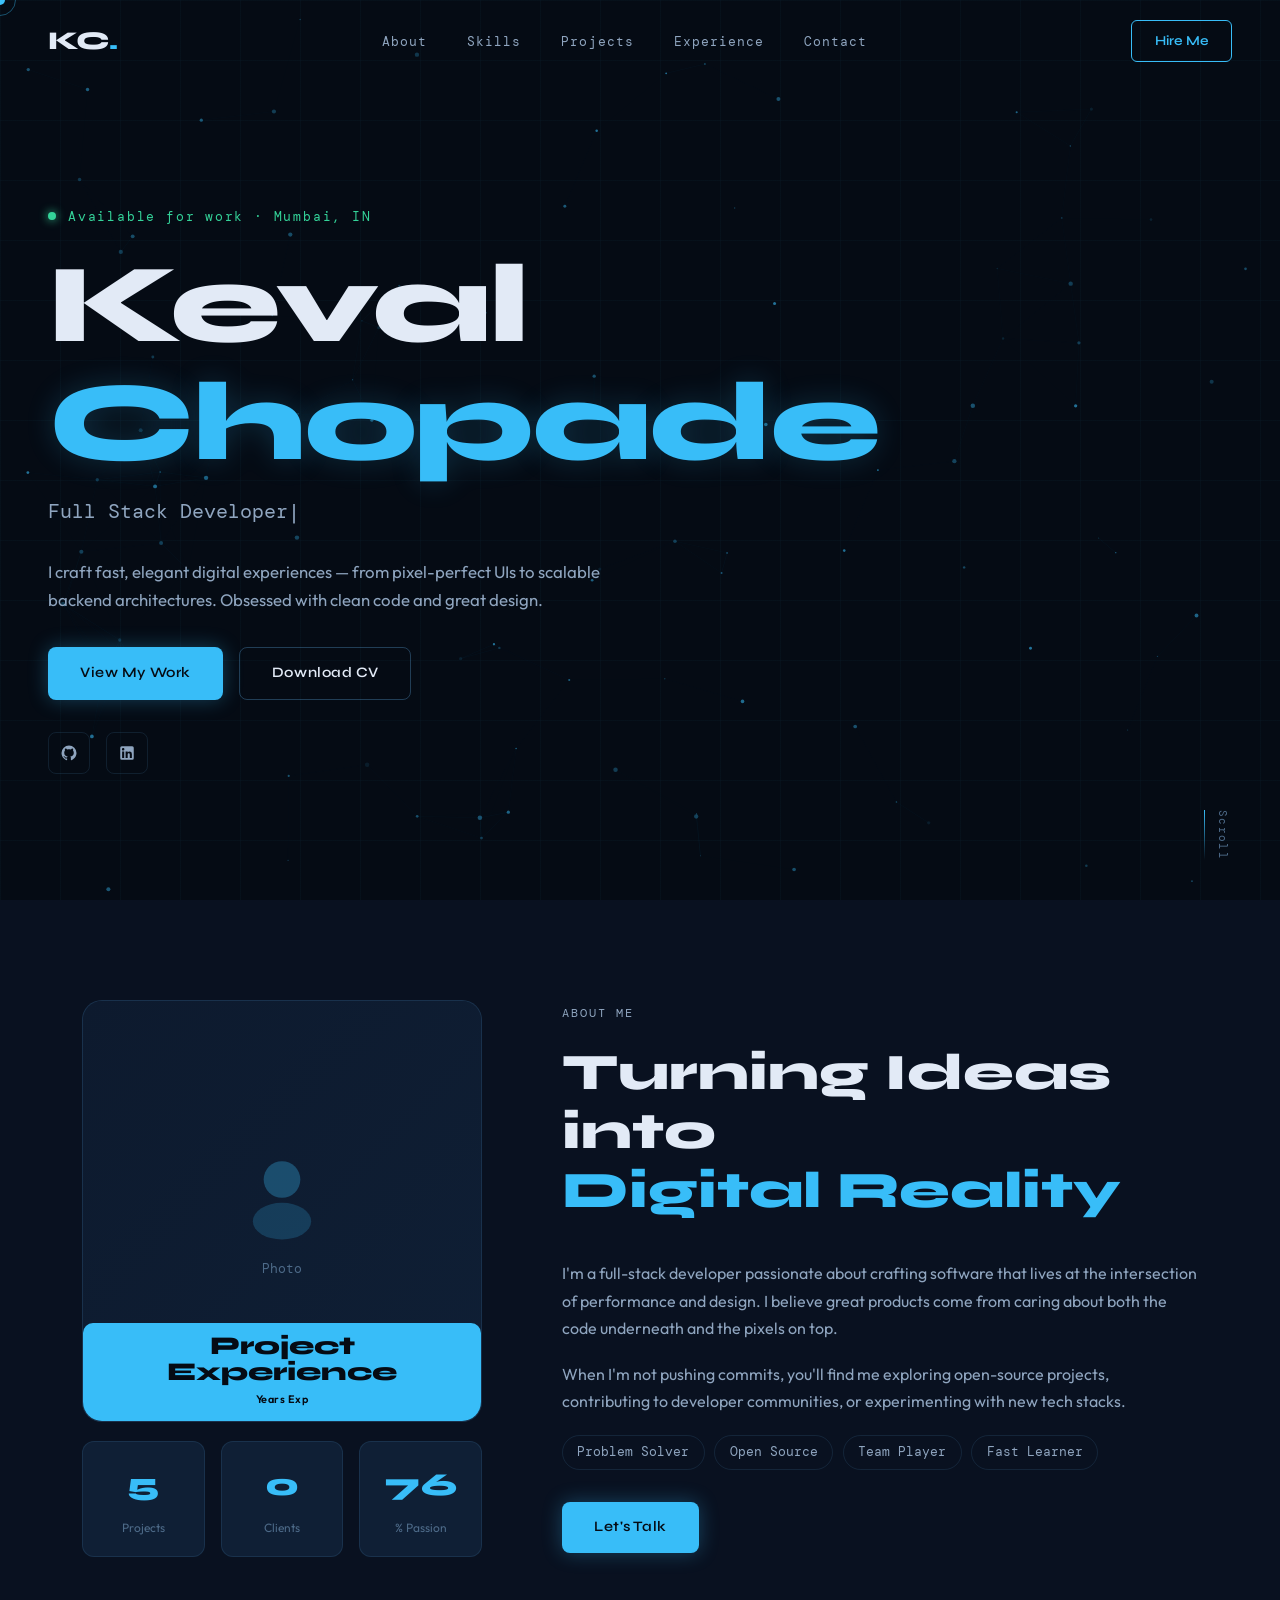
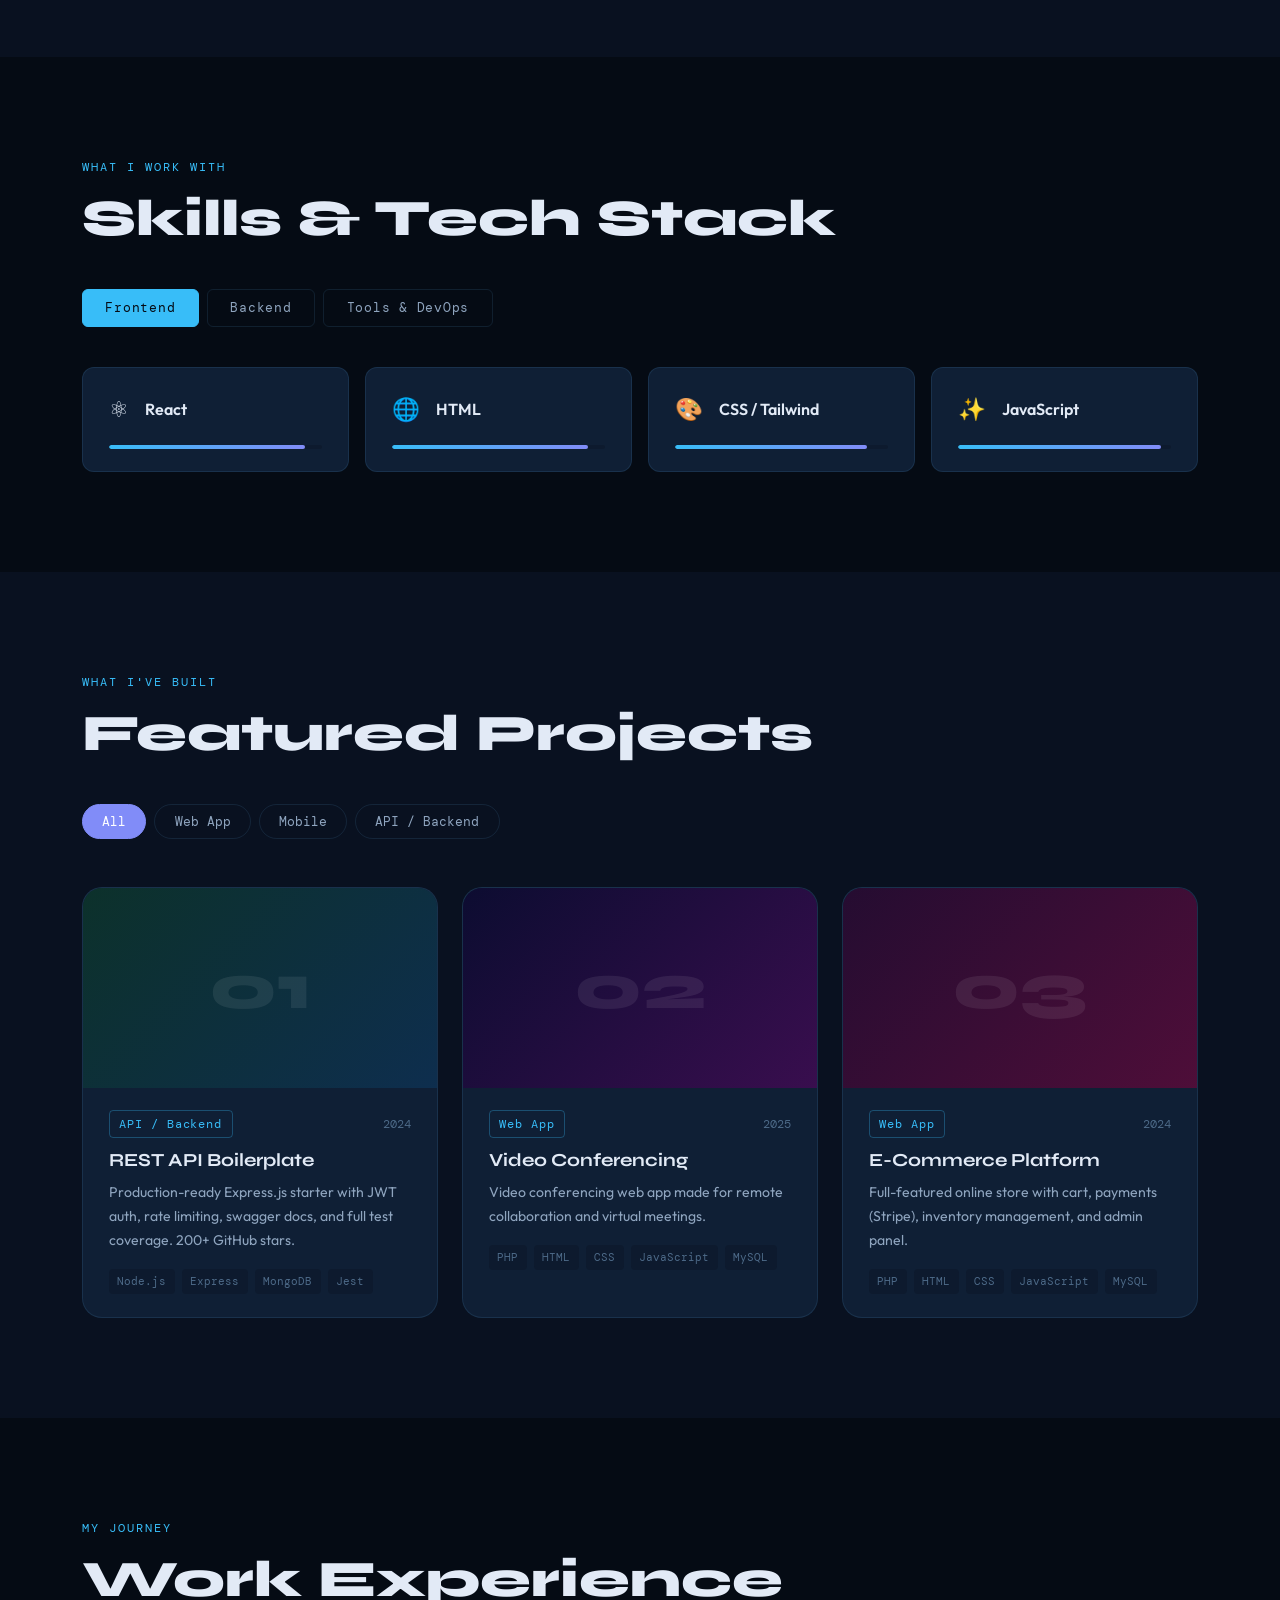
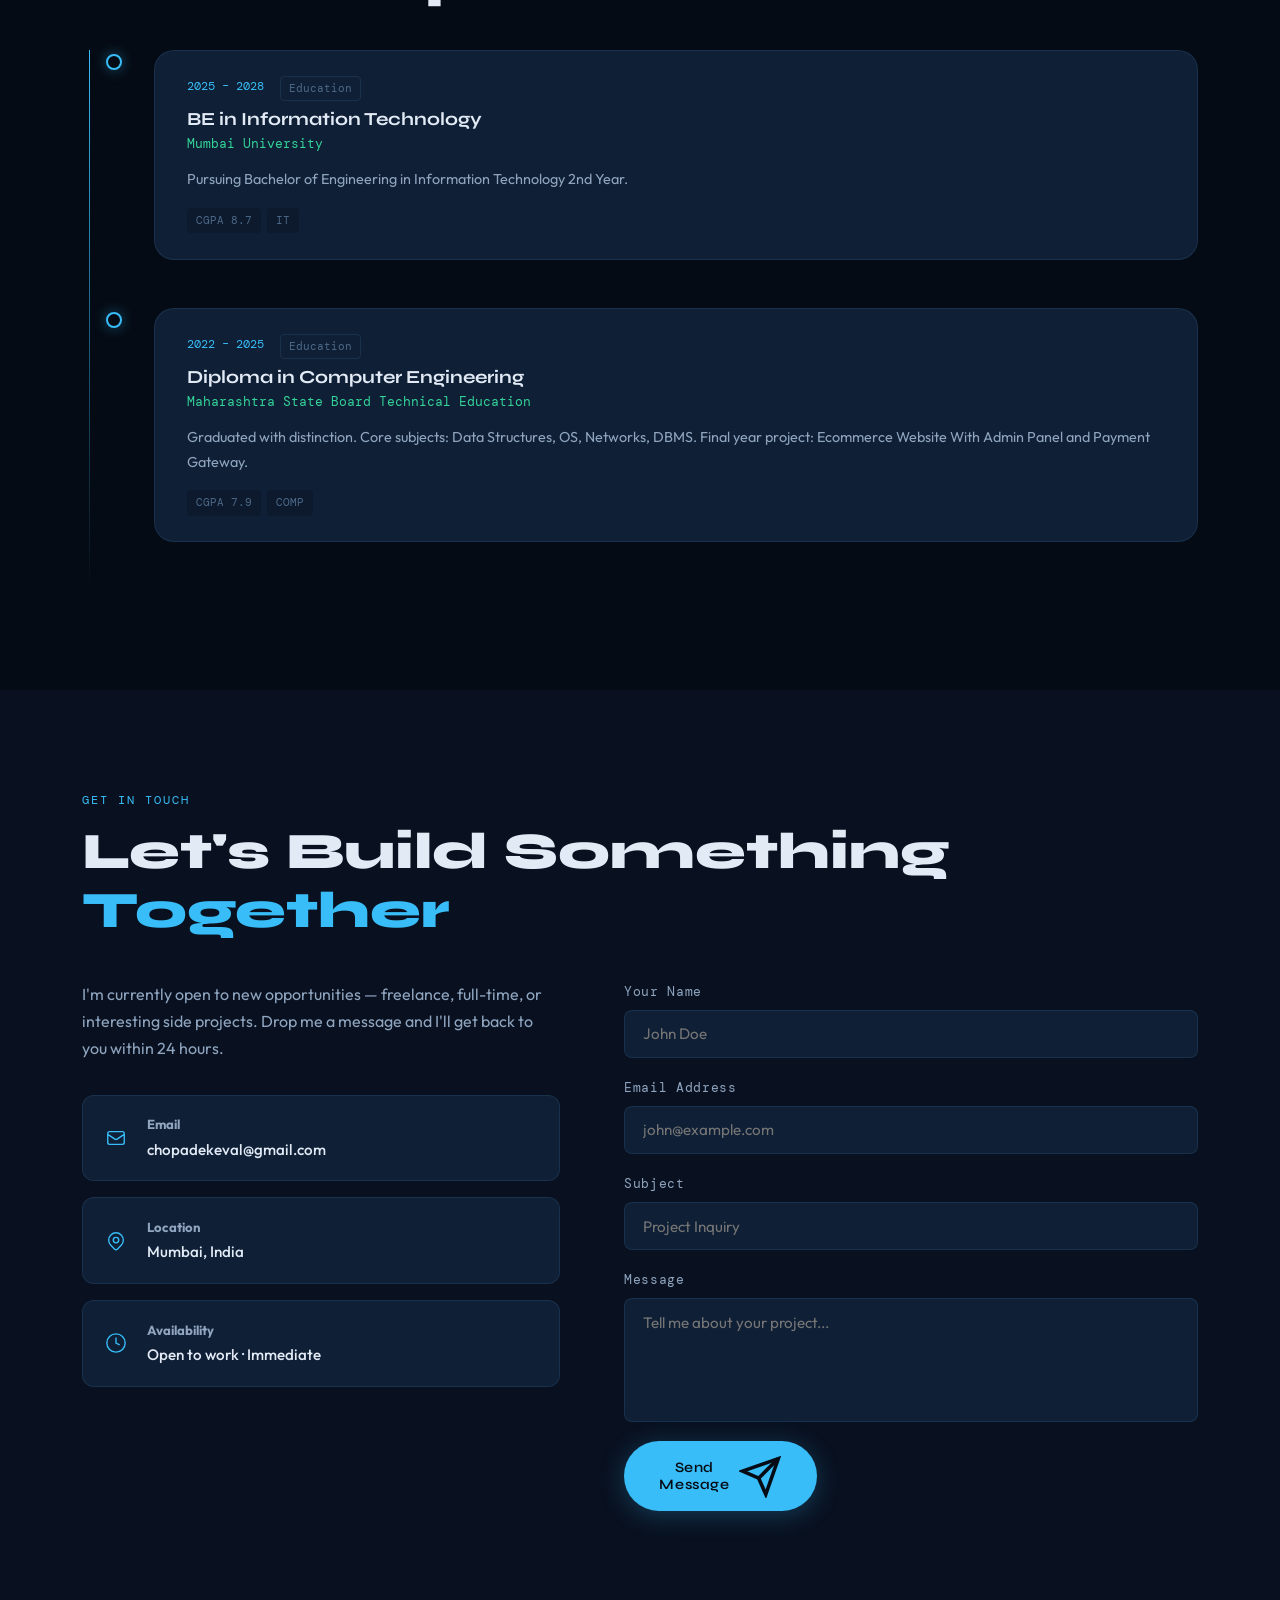
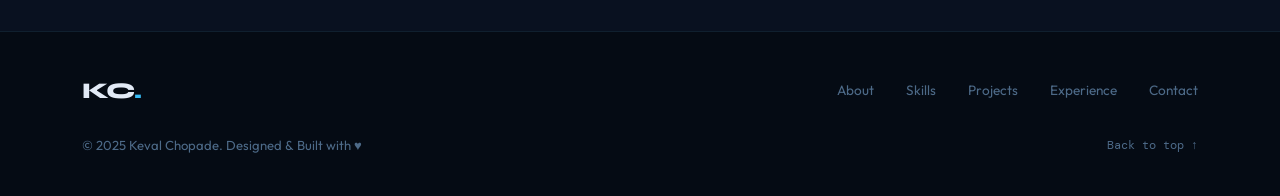
<file: index.html>
<!DOCTYPE html>
<html lang="en">
<head>
  <meta charset="UTF-8" />
  <meta name="viewport" content="width=device-width, initial-scale=1.0"/>
  <title>Keval Chopade — Full Stack Developer</title>
  <link rel="preconnect" href="https://fonts.googleapis.com">
  <link href="https://fonts.googleapis.com/css2?family=Syne:wght@400;600;700;800&family=DM+Mono:ital,wght@0,300;0,400;1,300&family=Outfit:wght@300;400;500&display=swap" rel="stylesheet">
  <link rel="stylesheet" href="frontend/css/style.css" />
</head>
<body>

  <!-- ─── CURSOR ─────────────────────────────────── -->
  <div class="cursor" id="cursor"></div>
  <div class="cursor-trail" id="cursorTrail"></div>

  <!-- ─── NAV ──────────────────────────────────────── -->
  <nav class="nav" id="navbar">
    <div class="nav__logo">KC<span class="dot">.</span></div>
    <ul class="nav__links">
      <li><a href="#about">About</a></li>
      <li><a href="#skills">Skills</a></li>
      <li><a href="#projects">Projects</a></li>
      <li><a href="#experience">Experience</a></li>
      <li><a href="#contact">Contact</a></li>
    </ul>
    <a href="#contact" class="nav__cta">Hire Me</a>
    <button class="nav__burger" id="burger" aria-label="menu">
      <span></span><span></span><span></span>
    </button>
  </nav>

  <!-- ─── HERO ──────────────────────────────────────── -->
  <section class="hero" id="home">
    <div class="hero__bg">
      <canvas id="particleCanvas"></canvas>
      <div class="hero__grid-lines"></div>
    </div>
    <div class="hero__content">
      <p class="hero__eyebrow reveal">Available for work · Mumbai, IN</p>
      <h1 class="hero__name reveal">
        Keval<br><span class="hero__name--accent">Chopade</span>
      </h1>
      <p class="hero__role reveal">
        <span class="typed" id="typed"></span>
      </p>
      <p class="hero__bio reveal">
        I craft fast, elegant digital experiences — from pixel-perfect UIs to scalable backend architectures.
        Obsessed with clean code and great design.
      </p>
      <div class="hero__actions reveal">
        <a href="#projects" class="btn btn--primary">View My Work</a>
        <a href="assets/resume.pdf" class="btn btn--ghost" download>Download CV</a>
      </div>
      <div class="hero__social reveal">
        <a href="https://github.com/Kevalchopade" target="_blank" aria-label="GitHub" class="social-link">
          <svg viewBox="0 0 24 24" fill="currentColor"><path d="M12 2A10 10 0 0 0 2 12c0 4.42 2.87 8.17 6.84 9.5.5.08.66-.23.66-.5v-1.69c-2.77.6-3.36-1.34-3.36-1.34-.46-1.16-1.11-1.47-1.11-1.47-.91-.62.07-.6.07-.6 1 .07 1.53 1.03 1.53 1.03.87 1.52 2.34 1.07 2.91.83.09-.65.35-1.09.63-1.34-2.22-.25-4.55-1.11-4.55-4.92 0-1.11.38-2 1.03-2.71-.1-.25-.45-1.29.1-2.64 0 0 .84-.27 2.75 1.02.79-.22 1.65-.33 2.5-.33.85 0 1.71.11 2.5.33 1.91-1.29 2.75-1.02 2.75-1.02.55 1.35.2 2.39.1 2.64.65.71 1.03 1.6 1.03 2.71 0 3.82-2.34 4.66-4.57 4.91.36.31.69.92.69 1.85V21c0 .27.16.59.67.5C19.14 20.16 22 16.42 22 12A10 10 0 0 0 12 2z"/></svg>
        </a>
        <a href="https://www.linkedin.com/in/keval-chopade-83b261350/" target="_blank" aria-label="LinkedIn" class="social-link">
          <svg viewBox="0 0 24 24" fill="currentColor"><path d="M19 3a2 2 0 0 1 2 2v14a2 2 0 0 1-2 2H5a2 2 0 0 1-2-2V5a2 2 0 0 1 2-2h14m-.5 15.5v-5.3a3.26 3.26 0 0 0-3.26-3.26c-.85 0-1.84.52-2.32 1.3v-1.11h-2.79v8.37h2.79v-4.93c0-.77.62-1.4 1.39-1.4a1.4 1.4 0 0 1 1.4 1.4v4.93h2.79M6.88 8.56a1.68 1.68 0 0 0 1.68-1.68c0-.93-.75-1.69-1.68-1.69a1.69 1.69 0 0 0-1.69 1.69c0 .93.76 1.68 1.69 1.68m1.39 9.94v-8.37H5.5v8.37h2.77z"/></svg>
        </a>
        
      </div>
    </div>
    <div class="hero__scroll-hint">
      <span>Scroll</span>
      <div class="scroll-line"></div>
    </div>
  </section>

  <!-- ─── ABOUT ─────────────────────────────────────── -->
  <section class="about section" id="about">
    <div class="container">
      <div class="about__grid">
        <div class="about__image-wrap reveal-left">
          <div class="about__image-frame">
            <div class="about__image-placeholder">
              <svg viewBox="0 0 120 120" fill="none"><circle cx="60" cy="45" r="22" fill="var(--accent-1)" opacity=".3"/><ellipse cx="60" cy="95" rx="35" ry="22" fill="var(--accent-1)" opacity=".2"/></svg>
              <span>Photo</span>
            </div>
            <div class="about__badge">
              <span class="badge__num">Project Experience</span>
              <span class="badge__label">Years Exp</span>
            </div>
          </div>
          <div class="about__stats">
            <div class="stat"><span class="stat__num" data-count="5">0</span><span class="stat__label">Projects</span></div>
            <div class="stat"><span class="stat__num" data-count="0">0</span><span class="stat__label">Clients</span></div>
            <div class="stat"><span class="stat__num" data-count="100">0</span><span class="stat__label">% Passion</span></div>
          </div>
        </div>
        <div class="about__text reveal-right">
          <p class="section-eyebrow">About Me</p>
          <h2 class="section-title">Turning Ideas into<br><em>Digital Reality</em></h2>
          <p>I'm a full-stack developer passionate about crafting software that lives at the intersection of performance and design. I believe great products come from caring about both the code underneath and the pixels on top.</p>
          <p>When I'm not pushing commits, you'll find me exploring open-source projects, contributing to developer communities, or experimenting with new tech stacks.</p>
          <div class="about__pills">
            <span class="pill">Problem Solver</span>
            <span class="pill">Open Source</span>
            <span class="pill">Team Player</span>
            <span class="pill">Fast Learner</span>
          </div>
          <a href="#contact" class="btn btn--primary">Let's Talk</a>
        </div>
      </div>
    </div>
  </section>

  <!-- ─── SKILLS ────────────────────────────────────── -->
  <section class="skills section" id="skills">
    <div class="container">
      <p class="section-eyebrow reveal">What I Work With</p>
      <h2 class="section-title reveal">Skills & Tech Stack</h2>
      <div class="skills__tabs reveal">
        <button class="tab-btn active" data-tab="frontend">Frontend</button>
        <button class="tab-btn" data-tab="backend">Backend</button>
        <button class="tab-btn" data-tab="tools">Tools & DevOps</button>
      </div>
      <div class="skills__panels">
        <div class="skills__panel active" id="tab-frontend">
          <div class="skill-cards">
            <div class="skill-card"><div class="skill-icon">⚛</div><span>React</span><div class="skill-bar"><div class="skill-bar__fill" style="--w:92%"></div></div></div>
            <div class="skill-card"><div class="skill-icon">🌐</div><span>HTML</span><div class="skill-bar"><div class="skill-bar__fill" style="--w:92%"></div></div></div>
            <div class="skill-card"><div class="skill-icon">🎨</div><span>CSS / Tailwind</span><div class="skill-bar"><div class="skill-bar__fill" style="--w:90%"></div></div></div>
            <div class="skill-card"><div class="skill-icon">✨</div><span>JavaScript</span><div class="skill-bar"><div class="skill-bar__fill" style="--w:95%"></div></div></div>
          </div>
        </div>
        <div class="skills__panel" id="tab-backend">
          <div class="skill-cards">
            <div class="skill-card"><div class="skill-icon">🟢</div><span>Node.js</span><div class="skill-bar"><div class="skill-bar__fill" style="--w:88%"></div></div></div>
            <div class="skill-card"><div class="skill-icon">🐘</div><span>PHP</span><div class="skill-bar"><div class="skill-bar__fill" style="--w:78%"></div></div></div>
            <div class="skill-card"><div class="skill-icon">🐬</div><span>MySQL</span><div class="skill-bar"><div class="skill-bar__fill" style="--w:82%"></div></div></div>
          </div>
        </div>
        <div class="skills__panel" id="tab-tools">
          <div class="skill-cards">
            <div class="skill-card"><div class="skill-icon">🐙</div><span>Git / GitHub</span><div class="skill-bar"><div class="skill-bar__fill" style="--w:93%"></div></div></div>
            <div class="skill-card"><div class="skill-icon">🐧</div><span>Linux</span><div class="skill-bar"><div class="skill-bar__fill" style="--w:82%"></div></div></div>
          </div>
        </div>
      </div>
    </div>
  </section>

  <!-- ─── PROJECTS ──────────────────────────────────── -->
  <section class="projects section" id="projects">
    <div class="container">
      <p class="section-eyebrow reveal">What I've Built</p>
      <h2 class="section-title reveal">Featured Projects</h2>
      <div class="projects__filter reveal">
        <button class="filter-btn active" data-filter="all">All</button>
        <button class="filter-btn" data-filter="web">Web App</button>
        <button class="filter-btn" data-filter="mobile">Mobile</button>
        <button class="filter-btn" data-filter="api">API / Backend</button>
      </div>
      <div class="projects__grid">

        

        <div class="project-card reveal" data-category="api">
          <div class="project-card__image">
            <div class="project-img-placeholder" style="--hue:170">
              <span>01</span>
            </div>
            <div class="project-card__overlay">
              <a href="#" class="project-link" target="_blank">Live Demo ↗</a>
              <a href="#" class="project-link" target="_blank">GitHub ↗</a>
            </div>
          </div>
          <div class="project-card__body">
            <div class="project-card__meta">
              <span class="project-tag">API / Backend</span>
              <span class="project-year">2024</span>
            </div>
            <h3>REST API Boilerplate</h3>
            <p>Production-ready Express.js starter with JWT auth, rate limiting, swagger docs, and full test coverage. 200+ GitHub stars.</p>
            <div class="project-card__stack">
              <span>Node.js</span><span>Express</span><span>MongoDB</span><span>Jest</span>
            </div>
          </div>
        </div>

        <div class="project-card reveal" data-category="mobile">
          <div class="project-card__image">
            <div class="project-img-placeholder" style="--hue:240">
              <span>02</span>
            </div>
            <div class="project-card__overlay">
              <a href="#" class="project-link" target="_blank">Live Demo ↗</a>
              <a href="https://github.com/Kevalchopade/video-call" class="project-link" target="_blank">GitHub ↗</a>
            </div>
          </div>
          <div class="project-card__body">
            <div class="project-card__meta">
              <span class="project-tag">Web App</span>
              <span class="project-year">2025</span>
            </div>
            <h3>Video Conferencing</h3>
            <p>Video conferencing web app made for remote collaboration and virtual meetings.</p>
            <div class="project-card__stack">
              <span>PHP</span><span>HTML</span><span>CSS</span><span>JavaScript</span><span>MySQL</span>
            </div>
          </div>
        </div>

        <div class="project-card reveal" data-category="web">
          <div class="project-card__image">
            <div class="project-img-placeholder" style="--hue:280">
              <span>03</span>
            </div>
            <div class="project-card__overlay">
              <a href="#" class="project-link" target="_blank">Live Demo ↗</a>
              <a href="https://github.com/Kevalchopade/Ecommerce-website" class="project-link" target="_blank">GitHub ↗</a>
            </div>
          </div>
          <div class="project-card__body">
            <div class="project-card__meta">
              <span class="project-tag">Web App</span>
              <span class="project-year">2024</span>
            </div>
            <h3>E-Commerce Platform</h3>
            <p>Full-featured online store with cart, payments (Stripe), inventory management, and admin panel.</p>
            <div class="project-card__stack">
              <span>PHP</span><span>HTML</span><span>CSS</span><span>JavaScript</span><span>MySQL</span>
            </div>
          </div>
        </div>

      </div>
    </div>
  </section>

  <!-- ─── EXPERIENCE ───────────────────────────────── -->
  <section class="experience section" id="experience">
    <div class="container">
      <p class="section-eyebrow reveal">My Journey</p>
      <h2 class="section-title reveal">Work Experience</h2>
      <div class="timeline">

        <!-- <div class="timeline__item reveal">
          <div class="timeline__dot"></div>
          <div class="timeline__content">
            <div class="timeline__meta">
              <span class="timeline__date">Jan 2023 – Present</span>
              <span class="timeline__type">Full-time</span>
            </div>
            <h3 class="timeline__role">Senior Full Stack Developer</h3>
            <p class="timeline__company">TechCorp Solutions · Mumbai</p>
            <p class="timeline__desc">Led development of a microservices-based SaaS platform serving 100K+ users. Mentored 3 junior devs, reduced API latency by 40%, and architected a real-time notification system using WebSockets.</p>
            <div class="timeline__tags"><span>React</span><span>Node.js</span><span>AWS</span><span>Docker</span></div>
          </div>
        </div> -->

        <!-- <div class="timeline__item reveal">
          <div class="timeline__dot"></div>
          <div class="timeline__content">
            <div class="timeline__meta">
              <span class="timeline__date">Jun 2021 – Dec 2022</span>
              <span class="timeline__type">Full-time</span>
            </div>
            <h3 class="timeline__role">Full Stack Developer</h3>
            <p class="timeline__company">StartupXYZ · Pune</p>
            <p class="timeline__desc">Built and shipped 5+ product features end-to-end. Integrated third-party APIs (Razorpay, Twilio, Google Maps), implemented CI/CD pipelines, and maintained 99.9% uptime.</p>
            <div class="timeline__tags"><span>Vue.js</span><span>Python</span><span>PostgreSQL</span></div>
          </div>
        </div> -->

        <!-- <div class="timeline__item reveal">
          <div class="timeline__dot"></div>
          <div class="timeline__content">
            <div class="timeline__meta">
              <span class="timeline__date">Jan 2021 – May 2021</span>
              <span class="timeline__type">Internship</span>
            </div>
            <h3 class="timeline__role">Frontend Developer Intern</h3>
            <p class="timeline__company">DigitalAgency · Remote</p>
            <p class="timeline__desc">Developed responsive UIs for 8 client websites, improved Lighthouse scores from ~60 to 95+, and contributed to an internal component library.</p>
            <div class="timeline__tags"><span>HTML/CSS</span><span>JavaScript</span><span>React</span></div>
          </div>
        </div> -->

        <div class="timeline__item reveal">
          <div class="timeline__dot"></div>
          <div class="timeline__content">
            <div class="timeline__meta">
              <span class="timeline__date">2025 – 2028</span>
              <span class="timeline__type">Education</span>
            </div>
            <h3 class="timeline__role">BE in Information Technology</h3>
            <p class="timeline__company">Mumbai University</p>
            <p class="timeline__desc">Pursuing Bachelor of Engineering in Information Technology 2nd Year. </p>
            <div class="timeline__tags"><span>CGPA 8.7</span><span>IT</span></div>
          </div>
        </div>
        <div class="timeline__item reveal">
          <div class="timeline__dot"></div>
          <div class="timeline__content">
            <div class="timeline__meta">
              <span class="timeline__date">2022 – 2025</span>
              <span class="timeline__type">Education</span>
            </div>
            <h3 class="timeline__role">Diploma in Computer Engineering</h3>
            <p class="timeline__company">Maharashtra State Board Technical Education</p>
            <p class="timeline__desc">Graduated with distinction. Core subjects: Data Structures, OS, Networks, DBMS. Final year project: Ecommerce Website With Admin Panel and Payment Gateway.</p>
            <div class="timeline__tags"><span>CGPA 7.9</span><span>COMP</span></div>
          </div>
        </div>
      </div>
    </div>
  </section>

  <!-- ─── CONTACT ───────────────────────────────────── -->
  <section class="contact section" id="contact">
    <div class="container">
      <p class="section-eyebrow reveal">Get In Touch</p>
      <h2 class="section-title reveal">Let's Build Something<br><em>Together</em></h2>
      <div class="contact__grid">
        <div class="contact__info reveal-left">
          <p>I'm currently open to new opportunities — freelance, full-time, or interesting side projects. Drop me a message and I'll get back to you within 24 hours.</p>
          <div class="contact__cards">
            <div class="contact__card">
              <svg viewBox="0 0 24 24" fill="none" stroke="currentColor" stroke-width="1.5"><path d="M3 8l7.89 5.26a2 2 0 002.22 0L21 8M5 19h14a2 2 0 002-2V7a2 2 0 00-2-2H5a2 2 0 00-2 2v10a2 2 0 002 2z"/></svg>
              <div><strong>Email</strong><span>chopadekeval@gmail.com</span></div>
            </div>
            <div class="contact__card">
              <svg viewBox="0 0 24 24" fill="none" stroke="currentColor" stroke-width="1.5"><path d="M17.657 16.657L13.414 20.9a1.998 1.998 0 01-2.827 0l-4.244-4.243a8 8 0 1111.314 0z"/><path d="M15 11a3 3 0 11-6 0 3 3 0 016 0z"/></svg>
              <div><strong>Location</strong><span>Mumbai, India</span></div>
            </div>
            <div class="contact__card">
              <svg viewBox="0 0 24 24" fill="none" stroke="currentColor" stroke-width="1.5"><circle cx="12" cy="12" r="10"/><polyline points="12 6 12 12 16 14"/></svg>
              <div><strong>Availability</strong><span>Open to work · Immediate</span></div>
            </div>
          </div>
        </div>
        <form class="contact__form reveal-right" id="contactForm">
          <div class="form-group">
            <label for="name">Your Name</label>
            <input type="text" id="name" name="name" placeholder="John Doe" required />
          </div>
          <div class="form-group">
            <label for="email">Email Address</label>
            <input type="email" id="email" name="email" placeholder="john@example.com" required />
          </div>
          <div class="form-group">
            <label for="subject">Subject</label>
            <input type="text" id="subject" name="subject" placeholder="Project Inquiry" required />
          </div>
          <div class="form-group">
            <label for="message">Message</label>
            <textarea id="message" name="message" rows="5" placeholder="Tell me about your project..." required></textarea>
          </div>
          <button type="submit" class="btn btn--primary btn--full" id="submitBtn">
            <span>Send Message</span>
            <svg viewBox="0 0 24 24" fill="none" stroke="currentColor" stroke-width="2"><line x1="22" y1="2" x2="11" y2="13"/><polygon points="22 2 15 22 11 13 2 9 22 2"/></svg>
          </button>
          <p class="form__status" id="formStatus"></p>
        </form>
      </div>
    </div>
  </section>

  <!-- ─── FOOTER ────────────────────────────────────── -->
  <footer class="footer">
    <div class="container">
      <div class="footer__top">
        <div class="footer__logo">KC<span class="dot">.</span></div>
        <div class="footer__links">
          <a href="#about">About</a>
          <a href="#skills">Skills</a>
          <a href="#projects">Projects</a>
          <a href="#experience">Experience</a>
          <a href="#contact">Contact</a>
        </div>
      </div>
      <div class="footer__bottom">
        <p>© 2025 Keval Chopade. Designed & Built with ♥</p>
        <a href="#home" class="back-to-top">Back to top ↑</a>
      </div>
    </div>
  </footer>

  <script src="frontend/js/main.js"></script>
</body>
</html>
</file>
<file: frontend/css/style.css>
/* ─── CSS VARIABLES ──────────────────────────────── */
:root {
  --bg-0:       #050b14;
  --bg-1:       #091120;
  --bg-2:       #0d1a2e;
  --bg-card:    #0f1f35;
  --border:     rgba(99,179,237,0.12);
  --border-h:   rgba(99,179,237,0.3);

  --accent-1:   #38bdf8;   /* sky-400  */
  --accent-2:   #818cf8;   /* indigo-400 */
  --accent-3:   #34d399;   /* emerald-400 */
  --accent-glow: rgba(56,189,248,0.15);

  --text-1:     #e2eaf6;
  --text-2:     #8fa5bf;
  --text-3:     #4d6a88;

  --font-display: 'Syne', sans-serif;
  --font-mono:    'DM Mono', monospace;
  --font-body:    'Outfit', sans-serif;

  --radius:     12px;
  --radius-lg:  20px;
  --transition: 0.35s cubic-bezier(0.4,0,0.2,1);
  --shadow:     0 8px 40px rgba(0,0,0,0.5);
  --glow:       0 0 30px rgba(56,189,248,0.2);
}

/* ─── RESET ──────────────────────────────────────── */
*, *::before, *::after { box-sizing: border-box; margin: 0; padding: 0; }
html { scroll-behavior: smooth; font-size: 16px; }
body {
  background: var(--bg-0);
  color: var(--text-1);
  font-family: var(--font-body);
  font-weight: 400;
  line-height: 1.7;
  overflow-x: hidden;
  cursor: none;
}
img { max-width: 100%; display: block; }
a { color: inherit; text-decoration: none; }
ul { list-style: none; }
button { font-family: inherit; cursor: none; border: none; background: none; }

/* ─── CUSTOM CURSOR ──────────────────────────────── */
.cursor {
  position: fixed;
  width: 10px; height: 10px;
  background: var(--accent-1);
  border-radius: 50%;
  pointer-events: none;
  z-index: 9999;
  transform: translate(-50%,-50%);
  transition: transform 0.1s, width 0.3s, height 0.3s, background 0.3s;
  mix-blend-mode: screen;
}
.cursor-trail {
  position: fixed;
  width: 32px; height: 32px;
  border: 1.5px solid rgba(56,189,248,0.4);
  border-radius: 50%;
  pointer-events: none;
  z-index: 9998;
  transform: translate(-50%,-50%);
  transition: transform 0.18s ease, width 0.3s, height 0.3s;
}
body:has(a:hover) .cursor,
body:has(button:hover) .cursor { width: 20px; height: 20px; background: var(--accent-2); }

/* ─── TYPOGRAPHY ─────────────────────────────────── */
h1, h2, h3, h4 { font-family: var(--font-display); font-weight: 700; line-height: 1.15; }
.section-eyebrow {
  font-family: var(--font-mono);
  font-size: 0.78rem;
  letter-spacing: 0.16em;
  text-transform: uppercase;
  color: var(--accent-1);
  margin-bottom: 0.75rem;
}
.section-title {
  font-size: clamp(2rem, 4vw, 3.2rem);
  font-weight: 800;
  color: var(--text-1);
  margin-bottom: 2.5rem;
}
.section-title em { font-style: normal; color: var(--accent-1); }

/* ─── LAYOUT ─────────────────────────────────────── */
.section { padding: 100px 0; }
.container { max-width: 1180px; margin: 0 auto; padding: 0 2rem; }

/* ─── BUTTONS ────────────────────────────────────── */
.btn {
  display: inline-flex;
  align-items: center;
  gap: 0.6rem;
  padding: 0.85rem 2rem;
  border-radius: 8px;
  font-family: var(--font-display);
  font-weight: 600;
  font-size: 0.9rem;
  letter-spacing: 0.04em;
  transition: var(--transition);
}
.btn--primary {
  background: var(--accent-1);
  color: var(--bg-0);
  box-shadow: 0 0 20px rgba(56,189,248,0.3);
}
.btn--primary:hover { background: #7dd3fc; box-shadow: 0 0 35px rgba(56,189,248,0.5); transform: translateY(-2px); }
.btn--ghost {
  border: 1.5px solid var(--border-h);
  color: var(--text-1);
}
.btn--ghost:hover { border-color: var(--accent-1); color: var(--accent-1); transform: translateY(-2px); }
.btn--full {  width: auto;
  align-self: flex-start;
  padding: 0.85rem 2.2rem;
  border-radius: 50px;
  font-size: 0.9rem;
  gap: 0.6rem;
  box-shadow: 0 4px 24px rgba(56,189,248,0.25);
  transition: var(--transition);}

/* ─── NAV ────────────────────────────────────────── */
.nav {
  position: fixed;
  top: 0; left: 0; right: 0;
  z-index: 100;
  display: flex;
  align-items: center;
  justify-content: space-between;
  padding: 1.2rem 3rem;
  transition: background 0.4s, padding 0.4s, box-shadow 0.4s;
}
.nav.scrolled {
  background: rgba(5,11,20,0.92);
  backdrop-filter: blur(16px);
  padding: 0.8rem 3rem;
  box-shadow: 0 2px 30px rgba(0,0,0,0.4);
  border-bottom: 1px solid var(--border);
}
.nav__logo {
  font-family: var(--font-display);
  font-size: 1.6rem;
  font-weight: 800;
  color: var(--text-1);
}
.dot { color: var(--accent-1); }
.nav__links { display: flex; gap: 2.5rem; }
.nav__links a {
  font-family: var(--font-mono);
  font-size: 0.8rem;
  letter-spacing: 0.08em;
  color: var(--text-2);
  transition: color 0.25s;
}
.nav__links a:hover { color: var(--accent-1); }
.nav__cta {
  font-family: var(--font-display);
  font-size: 0.85rem;
  font-weight: 600;
  padding: 0.55rem 1.4rem;
  border: 1.5px solid var(--accent-1);
  border-radius: 6px;
  color: var(--accent-1);
  transition: var(--transition);
}
.nav__cta:hover { background: var(--accent-1); color: var(--bg-0); }
.nav__burger { display: none; flex-direction: column; gap: 5px; padding: 4px; }
.nav__burger span { width: 24px; height: 2px; background: var(--text-1); border-radius: 2px; transition: var(--transition); }

/* ─── HERO ───────────────────────────────────────── */
.hero {
  min-height: 100vh;
  display: flex;
  align-items: center;
  position: relative;
  padding: 0 3rem;
  overflow: hidden;
}
.hero__bg { position: absolute; inset: 0; z-index: 0; }
#particleCanvas { width: 100%; height: 100%; }
.hero__grid-lines {
  position: absolute; inset: 0;
  background-image:
    linear-gradient(rgba(56,189,248,0.03) 1px, transparent 1px),
    linear-gradient(90deg, rgba(56,189,248,0.03) 1px, transparent 1px);
  background-size: 60px 60px;
}
.hero__content {
  position: relative; z-index: 1;
  max-width: 760px;
  padding-top: 5rem;
}
.hero__eyebrow {
  font-family: var(--font-mono);
  font-size: 0.8rem;
  letter-spacing: 0.14em;
  color: var(--accent-3);
  margin-bottom: 1.2rem;
  display: flex;
  align-items: center;
  gap: 0.75rem;
}
.hero__eyebrow::before {
  content: '';
  display: inline-block;
  width: 8px; height: 8px;
  border-radius: 50%;
  background: var(--accent-3);
  box-shadow: 0 0 10px var(--accent-3);
  animation: pulse 2s infinite;
}
@keyframes pulse { 0%,100%{ opacity:1; transform:scale(1); } 50%{ opacity:.5; transform:scale(1.4); } }
.hero__name {
  font-size: clamp(3.5rem, 9vw, 7rem);
  font-weight: 800;
  line-height: 1.05;
  margin-bottom: 0.75rem;
  letter-spacing: -0.02em;
}
.hero__name--accent { color: var(--accent-1); text-shadow: var(--glow); }
.hero__role {
  font-family: var(--font-mono);
  font-size: clamp(1rem, 2vw, 1.25rem);
  color: var(--text-2);
  margin-bottom: 1.5rem;
  min-height: 2em;
}
.typed-cursor { color: var(--accent-1); animation: blink 0.8s step-end infinite; }
@keyframes blink { 0%,100%{ opacity:1; } 50%{ opacity:0; } }
.hero__bio { font-size: 1.05rem; color: var(--text-2); max-width: 560px; margin-bottom: 2rem; }
.hero__actions { display: flex; gap: 1rem; flex-wrap: wrap; margin-bottom: 2rem; }
.hero__social { display: flex; gap: 1rem; }
.social-link {
  width: 42px; height: 42px;
  border: 1px solid var(--border);
  border-radius: 8px;
  display: flex; align-items: center; justify-content: center;
  color: var(--text-2);
  transition: var(--transition);
}
.social-link svg { width: 18px; height: 18px; }
.social-link:hover { border-color: var(--accent-1); color: var(--accent-1); transform: translateY(-3px); box-shadow: 0 8px 20px rgba(56,189,248,0.15); }
.hero__scroll-hint {
  position: absolute;
  bottom: 2.5rem; right: 3rem;
  display: flex;
  flex-direction: column;
  align-items: center;
  gap: 0.5rem;
  color: var(--text-3);
  font-family: var(--font-mono);
  font-size: 0.7rem;
  letter-spacing: 0.12em;
  writing-mode: vertical-rl;
}
.scroll-line {
  width: 1px; height: 50px;
  background: linear-gradient(to bottom, var(--accent-1), transparent);
  animation: scrollLine 1.8s ease-in-out infinite;
}
@keyframes scrollLine { 0%{ transform:scaleY(0); transform-origin:top; } 50%{ transform:scaleY(1); transform-origin:top; } 51%{ transform:scaleY(1); transform-origin:bottom; } 100%{ transform:scaleY(0); transform-origin:bottom; } }

/* ─── ABOUT ──────────────────────────────────────── */
.about { background: var(--bg-1); }
.about__grid { display: grid; grid-template-columns: 400px 1fr; gap: 5rem; align-items: center; }
.about__image-frame {
  position: relative;
  border-radius: var(--radius-lg);
  border: 1px solid var(--border);
  overflow: hidden;
  background: var(--bg-card);
}
.about__image-placeholder {
  height: 420px;
  display: flex; flex-direction: column;
  align-items: center; justify-content: center;
  gap: 1rem; color: var(--text-3);
  font-family: var(--font-mono); font-size: 0.8rem;
  background: linear-gradient(135deg, var(--bg-2), var(--bg-card));
}
.about__image-placeholder svg { width: 100px; }
.about__badge {
  position: absolute;
  bottom: 0rem; right: 0rem;
  background: var(--accent-1);
  color: var(--bg-0);
  border-radius: 10px;
  padding: 0.6rem 1rem;
  text-align: center;
}
.badge__num { display: block; font-family: var(--font-display); font-size: 1.6rem; font-weight: 800; line-height: 1; }
.badge__label { font-size: 0.68rem; font-weight: 600; letter-spacing: 0.05em; }
.about__stats { display: flex; gap: 1rem; margin-top: 1.2rem; }
.stat {
  flex: 1; text-align: center;
  background: var(--bg-card);
  border: 1px solid var(--border);
  border-radius: var(--radius);
  padding: 1rem 0.5rem;
}
.stat__num { display: block; font-family: var(--font-display); font-size: 2rem; font-weight: 800; color: var(--accent-1); }
.stat__label { font-size: 0.75rem; color: var(--text-3); }
.about__text p { color: var(--text-2); margin-bottom: 1.2rem; }
.about__pills { display: flex; flex-wrap: wrap; gap: 0.6rem; margin-bottom: 2rem; }
.pill {
  padding: 0.35rem 0.9rem;
  border: 1px solid var(--border);
  border-radius: 100px;
  font-size: 0.8rem;
  color: var(--text-2);
  font-family: var(--font-mono);
  transition: var(--transition);
}
.pill:hover { border-color: var(--accent-1); color: var(--accent-1); }

/* ─── SKILLS ──────────────────────────────────────── */
.skills { background: var(--bg-0); }
.skills__tabs { display: flex; gap: 0.5rem; margin-bottom: 2.5rem; }
.tab-btn {
  padding: 0.6rem 1.4rem;
  border-radius: 6px;
  font-family: var(--font-mono);
  font-size: 0.8rem;
  letter-spacing: 0.06em;
  color: var(--text-2);
  border: 1px solid var(--border);
  transition: var(--transition);
}
.tab-btn.active, .tab-btn:hover { background: var(--accent-1); color: var(--bg-0); border-color: var(--accent-1); }
.skills__panel { display: none; }
.skills__panel.active { display: block; }
.skill-cards { display: grid; grid-template-columns: repeat(auto-fill, minmax(240px, 1fr)); gap: 1rem; }
.skill-card {
  background: var(--bg-card);
  border: 1px solid var(--border);
  border-radius: var(--radius);
  padding: 1.4rem 1.6rem;
  transition: var(--transition);
  display: flex;
  align-items: center;
  gap: 1rem;
  flex-wrap: wrap;
}
.skill-card:hover { border-color: var(--accent-1); transform: translateY(-3px); box-shadow: var(--glow); }
.skill-icon { font-size: 1.4rem; flex-shrink: 0; }
.skill-card span { font-weight: 600; flex: 1; }
.skill-bar { width: 100%; height: 4px; background: var(--bg-2); border-radius: 4px; overflow: hidden; }
.skill-bar__fill {
  height: 100%;
  width: 0;
  background: linear-gradient(90deg, var(--accent-1), var(--accent-2));
  border-radius: 4px;
  transition: width 1.2s cubic-bezier(0.4,0,0.2,1);
}

/* ─── PROJECTS ────────────────────────────────────── */
.projects { background: var(--bg-1); }
.projects__filter { display: flex; gap: 0.5rem; flex-wrap: wrap; margin-bottom: 3rem; }
.filter-btn {
  padding: 0.5rem 1.2rem;
  border-radius: 100px;
  font-size: 0.82rem;
  font-family: var(--font-mono);
  color: var(--text-2);
  border: 1px solid var(--border);
  transition: var(--transition);
}
.filter-btn.active, .filter-btn:hover { background: var(--accent-2); color: #fff; border-color: var(--accent-2); }
.projects__grid { display: grid; grid-template-columns: repeat(auto-fill, minmax(320px, 1fr)); gap: 1.5rem; }
.project-card {
  background: var(--bg-card);
  border: 1px solid var(--border);
  border-radius: var(--radius-lg);
  overflow: hidden;
  transition: var(--transition);
}
.project-card:hover { border-color: var(--border-h); transform: translateY(-6px); box-shadow: var(--shadow); }
.project-card__image { position: relative; overflow: hidden; }
.project-img-placeholder {
  height: 200px;
  background: linear-gradient(135deg,
    hsl(var(--hue) 60% 12%),
    hsl(calc(var(--hue) + 40) 70% 18%));
  display: flex; align-items: center; justify-content: center;
}
.project-img-placeholder span {
  font-family: var(--font-display);
  font-size: 4rem;
  font-weight: 800;
  color: rgba(255,255,255,0.08);
}
.project-card__overlay {
  position: absolute; inset: 0;
  background: rgba(5,11,20,0.85);
  display: flex; align-items: center; justify-content: center;
  gap: 1rem;
  opacity: 0;
  transition: opacity 0.3s;
}
.project-card:hover .project-card__overlay { opacity: 1; }
.project-link {
  padding: 0.5rem 1.2rem;
  background: var(--accent-1);
  color: var(--bg-0);
  border-radius: 6px;
  font-size: 0.82rem;
  font-weight: 600;
  transition: var(--transition);
}
.project-link:hover { background: #7dd3fc; }
.project-card__body { padding: 1.4rem 1.6rem; }
.project-card__meta { display: flex; justify-content: space-between; align-items: center; margin-bottom: 0.75rem; }
.project-tag {
  font-family: var(--font-mono);
  font-size: 0.72rem;
  letter-spacing: 0.08em;
  color: var(--accent-1);
  border: 1px solid rgba(56,189,248,0.3);
  padding: 0.2rem 0.6rem;
  border-radius: 4px;
}
.project-year { font-family: var(--font-mono); font-size: 0.75rem; color: var(--text-3); }
.project-card__body h3 { font-size: 1.15rem; margin-bottom: 0.6rem; }
.project-card__body p { font-size: 0.88rem; color: var(--text-2); margin-bottom: 1rem; }
.project-card__stack { display: flex; flex-wrap: wrap; gap: 0.4rem; }
.project-card__stack span {
  font-family: var(--font-mono);
  font-size: 0.7rem;
  padding: 0.2rem 0.55rem;
  background: var(--bg-2);
  border-radius: 4px;
  color: var(--text-3);
}
.project-card.hidden { display: none; }

/* ─── TIMELINE ────────────────────────────────────── */
.experience { background: var(--bg-0); }
.timeline { position: relative; padding-left: 2rem; }
.timeline::before {
  content: '';
  position: absolute;
  left: 7px; top: 0; bottom: 0;
  width: 1px;
  background: linear-gradient(to bottom, var(--accent-1), transparent);
}
.timeline__item {
  position: relative;
  padding-left: 2.5rem;
  padding-bottom: 3rem;
}
.timeline__dot {
  position: absolute;
  left: -8px; top: 4px;
  width: 16px; height: 16px;
  border-radius: 50%;
  background: var(--bg-0);
  border: 2px solid var(--accent-1);
  box-shadow: 0 0 14px rgba(56,189,248,0.4);
  transition: var(--transition);
}
.timeline__item:hover .timeline__dot { background: var(--accent-1); }
.timeline__content {
  background: var(--bg-card);
  border: 1px solid var(--border);
  border-radius: var(--radius-lg);
  padding: 1.6rem 2rem;
  transition: var(--transition);
}
.timeline__item:hover .timeline__content { border-color: var(--border-h); transform: translateX(4px); }
.timeline__meta { display: flex; gap: 1rem; margin-bottom: 0.5rem; }
.timeline__date { font-family: var(--font-mono); font-size: 0.75rem; color: var(--accent-1); }
.timeline__type {
  font-family: var(--font-mono);
  font-size: 0.7rem;
  color: var(--text-3);
  border: 1px solid var(--border);
  padding: 0.1rem 0.5rem;
  border-radius: 4px;
}
.timeline__role { font-size: 1.15rem; margin-bottom: 0.2rem; }
.timeline__company { font-family: var(--font-mono); font-size: 0.82rem; color: var(--accent-3); margin-bottom: 0.75rem; }
.timeline__desc { font-size: 0.9rem; color: var(--text-2); margin-bottom: 1rem; }
.timeline__tags { display: flex; flex-wrap: wrap; gap: 0.4rem; }
.timeline__tags span {
  font-family: var(--font-mono);
  font-size: 0.7rem;
  padding: 0.2rem 0.55rem;
  background: var(--bg-2);
  border-radius: 4px;
  color: var(--text-3);
}

/* ─── CONTACT ─────────────────────────────────────── */
.contact { background: var(--bg-1); }
.contact__grid { display: grid; grid-template-columns: 1fr 1.2fr; gap: 4rem; align-items: start; }
.contact__info p { color: var(--text-2); margin-bottom: 2rem; }
.contact__cards { display: flex; flex-direction: column; gap: 1rem; }
.contact__card {
  display: flex; align-items: center; gap: 1.2rem;
  background: var(--bg-card);
  border: 1px solid var(--border);
  border-radius: var(--radius);
  padding: 1.1rem 1.4rem;
  transition: var(--transition);
}
.contact__card:hover { border-color: var(--border-h); }
.contact__card svg { width: 22px; height: 22px; color: var(--accent-1); flex-shrink: 0; }
.contact__card strong { display: block; font-size: 0.82rem; color: var(--text-2); }
.contact__card span { font-size: 0.95rem; font-weight: 500; }

/* Form */
.contact__form { display: flex; flex-direction: column; gap: 1.2rem; }
.form-group { display: flex; flex-direction: column; gap: 0.4rem; }
.form-group label { font-size: 0.82rem; font-family: var(--font-mono); color: var(--text-2); letter-spacing: 0.05em; }
.form-group input,
.form-group textarea {
  background: var(--bg-card);
  border: 1px solid var(--border);
  border-radius: 8px;
  padding: 0.85rem 1.1rem;
  color: var(--text-1);
  font-family: var(--font-body);
  font-size: 0.95rem;
  transition: border-color 0.25s, box-shadow 0.25s;
  resize: none;
}
.form-group input:focus,
.form-group textarea:focus {
  outline: none;
  border-color: var(--accent-1);
  box-shadow: 0 0 0 3px rgba(56,189,248,0.1);
}
.form__status { font-family: var(--font-mono); font-size: 0.82rem; text-align: center; }
.form__status.success { color: var(--accent-3); }
.form__status.error { color: #f87171; }

/* ─── FOOTER ──────────────────────────────────────── */
.footer {
  background: var(--bg-0);
  border-top: 1px solid var(--border);
  padding: 2.5rem 0;
}
.footer__top { display: flex; justify-content: space-between; align-items: center; flex-wrap: wrap; gap: 1.5rem; margin-bottom: 1.5rem; }
.footer__logo { font-family: var(--font-display); font-size: 1.4rem; font-weight: 800; }
.footer__links { display: flex; gap: 2rem; flex-wrap: wrap; }
.footer__links a { font-size: 0.85rem; color: var(--text-3); transition: color 0.25s; }
.footer__links a:hover { color: var(--accent-1); }
.footer__bottom { display: flex; justify-content: space-between; align-items: center; flex-wrap: wrap; gap: 1rem; }
.footer__bottom p { font-size: 0.82rem; color: var(--text-3); }
.back-to-top { font-family: var(--font-mono); font-size: 0.75rem; color: var(--text-3); transition: color 0.25s; }
.back-to-top:hover { color: var(--accent-1); }

/* ─── SCROLL REVEAL ──────────────────────────────── */
.reveal, .reveal-left, .reveal-right {
  opacity: 0;
  transition: opacity 0.7s ease, transform 0.7s ease;
}
.reveal       { transform: translateY(32px); }
.reveal-left  { transform: translateX(-40px); }
.reveal-right { transform: translateX(40px); }
.reveal.in-view, .reveal-left.in-view, .reveal-right.in-view {
  opacity: 1; transform: translate(0);
}

/* ─── MOBILE ──────────────────────────────────────── */
@media (max-width: 960px) {
  .nav__links, .nav__cta { display: none; }
  .nav__burger { display: flex; }
  .nav { padding: 1rem 1.5rem; }
  .hero { padding: 0 1.5rem; }
  .about__grid { grid-template-columns: 1fr; gap: 3rem; }
  .contact__grid { grid-template-columns: 1fr; gap: 3rem; }
  .hero__scroll-hint { display: none; }
}
@media (max-width: 600px) {
  .section { padding: 70px 0; }
  .timeline { padding-left: 1rem; }
  .timeline__item { padding-left: 1.5rem; }
  .skills__tabs { flex-direction: column; }
  .projects__grid { grid-template-columns: 1fr; }
  .hero__name { font-size: 3rem; }
}

/* ─── MOBILE NAV OPEN ─────────────────────────────── */
.nav.open .nav__links {
  display: flex; flex-direction: column;
  position: fixed;
  inset: 0; top: 0;
  background: var(--bg-0);
  align-items: center; justify-content: center;
  gap: 2rem;
  font-size: 1.4rem;
  z-index: 99;
}
.nav.open .nav__links a { font-size: 1.2rem; }
</file>
